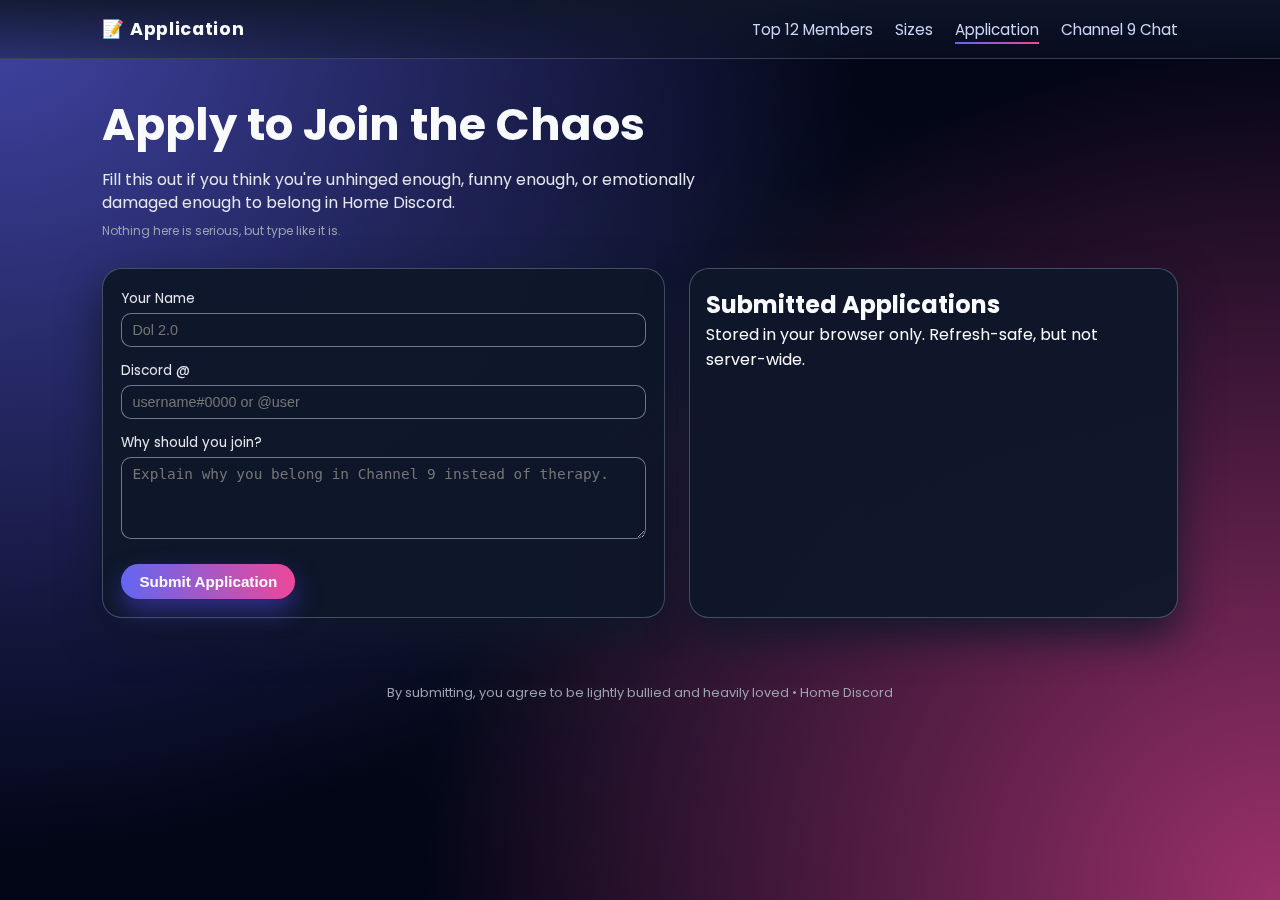
<file: application.html>
<!DOCTYPE html>
<html lang="en">
<head>
    <meta charset="UTF-8" />
    <title>Application • Home Discord</title>
    <meta name="viewport" content="width=device-width, initial-scale=1.0" />
    <link href="https://fonts.googleapis.com/css2?family=Poppins:wght@300;400;600;700&display=swap" rel="stylesheet" />
    <link rel="stylesheet" href="style.css" />
</head>
<body>
<div class="bg-gradient"></div>

<header class="nav">
    <div class="logo">📝 Application</div>
    <nav class="nav-links">
        <a href="top12.html">Top 12 Members</a>
        <a href="sizes.html">Sizes</a>
        <a href="application.html" class="active">Application</a>
        <a href="channel9.html">Channel 9 Chat</a>
    </nav>
</header>

<main class="content">
    <section class="hero">
        <h1>Apply to Join the Chaos</h1>
        <p>
            Fill this out if you think you&apos;re unhinged enough, funny enough, or emotionally damaged enough
            to belong in Home Discord.
        </p>
        <span class="tiny">Nothing here is serious, but type like it is.</span>
    </section>

    <section class="application-section">
        <form id="applicationForm" class="application-form">
            <div class="field">
                <label for="appName">Your Name</label>
                <input type="text" id="appName" name="appName" placeholder="Dol 2.0" required />
            </div>

            <div class="field">
                <label for="appDiscord">Discord @</label>
                <input type="text" id="appDiscord" name="appDiscord" placeholder="username#0000 or @user" required />
            </div>

            <div class="field">
                <label for="appReason">Why should you join?</label>
                <textarea id="appReason" name="appReason" rows="4"
                          placeholder="Explain why you belong in Channel 9 instead of therapy." required></textarea>
            </div>

            <button type="submit" class="submit-btn">Submit Application</button>
        </form>

        <section class="applications-list-section">
            <h2>Submitted Applications</h2>
            <p class="tiny">Stored in your browser only. Refresh-safe, but not server-wide.</p>
            <div id="applicationsList" class="applications-list">
                <!-- JS will inject application cards here -->
            </div>
        </section>
    </section>
</main>

<footer class="footer">
    <p>By submitting, you agree to be lightly bullied and heavily loved • Home Discord</p>
</footer>

<script src="script.js"></script>
</body>
</html>
</file>
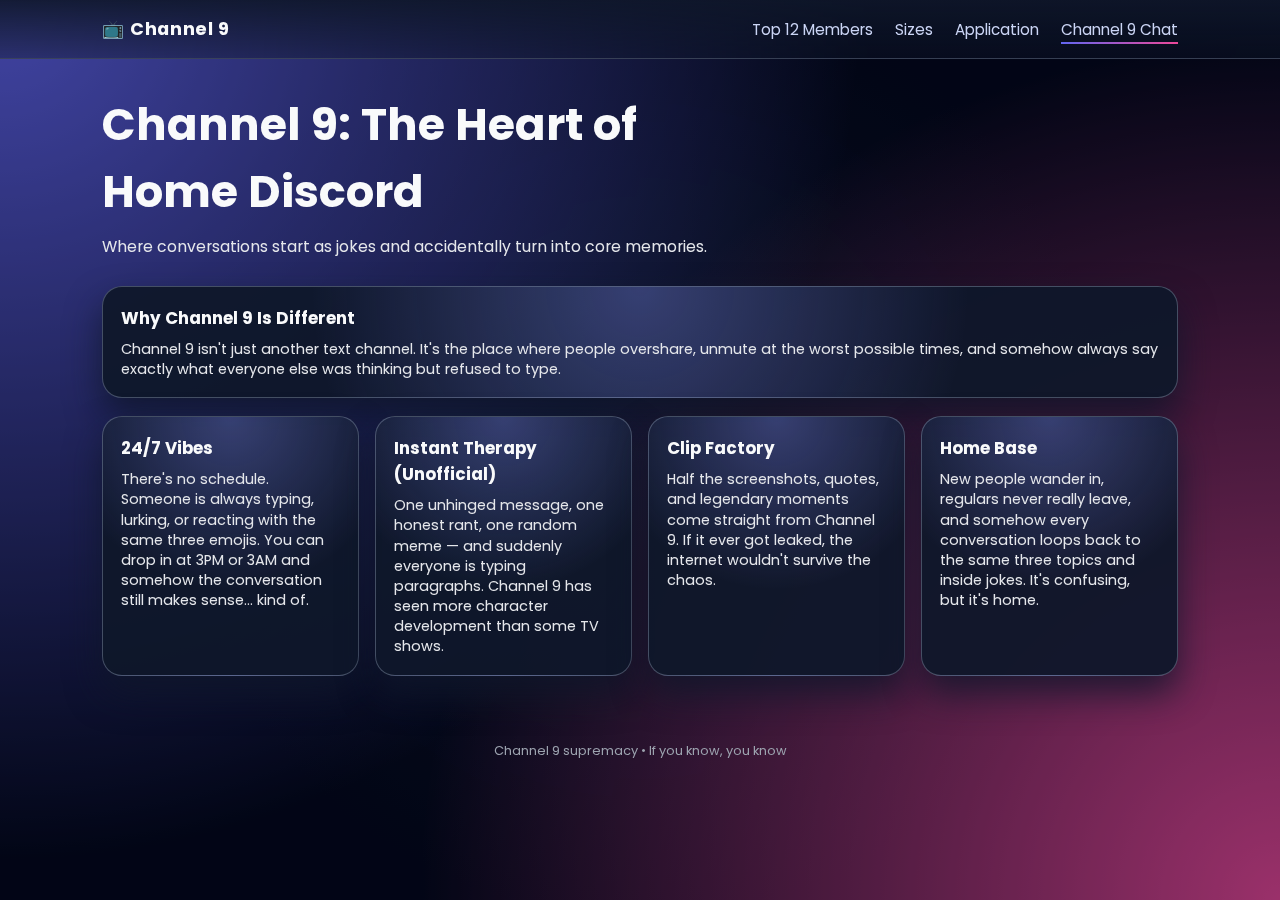
<file: channel9.html>
<!DOCTYPE html>
<html lang="en">
<head>
    <meta charset="UTF-8" />
    <title>Channel 9 Chat</title>
    <meta name="viewport" content="width=device-width, initial-scale=1.0" />
    <link href="https://fonts.googleapis.com/css2?family=Poppins:wght@300;400;600;700&display=swap" rel="stylesheet" />
    <link rel="stylesheet" href="style.css" />
</head>
<body>
<div class="bg-gradient"></div>

<header class="nav">
    <div class="logo">📺 Channel 9</div>
    <nav class="nav-links">
        <a href="top12.html">Top 12 Members</a>
        <a href="sizes.html">Sizes</a>
        <a href="application.html">Application</a>
        <a href="channel9.html" class="active">Channel 9 Chat</a>
    </nav>
</header>

<main class="content">
    <section class="hero">
        <h1>Channel 9: The Heart of Home Discord</h1>
        <p>Where conversations start as jokes and accidentally turn into core memories.</p>
    </section>

    <section class="channel9-section">
        <div class="channel-card">
            <h2>Why Channel 9 Is Different</h2>
            <p>
                Channel 9 isn&apos;t just another text channel. It&apos;s the place where people overshare,
                unmute at the worst possible times, and somehow always say exactly what everyone else
                was thinking but refused to type.
            </p>
        </div>

        <div class="channel-grid">
            <article class="channel-card">
                <h3>24/7 Vibes</h3>
                <p>
                    There&apos;s no schedule. Someone is always typing, lurking, or reacting with the same
                    three emojis. You can drop in at 3PM or 3AM and somehow the conversation still makes sense…
                    kind of.
                </p>
            </article>

            <article class="channel-card">
                <h3>Instant Therapy (Unofficial)</h3>
                <p>
                    One unhinged message, one honest rant, one random meme — and suddenly everyone is
                    typing paragraphs. Channel 9 has seen more character development than some TV shows.
                </p>
            </article>

            <article class="channel-card">
                <h3>Clip Factory</h3>
                <p>
                    Half the screenshots, quotes, and legendary moments come straight from Channel 9.
                    If it ever got leaked, the internet wouldn&apos;t survive the chaos.
                </p>
            </article>

            <article class="channel-card">
                <h3>Home Base</h3>
                <p>
                    New people wander in, regulars never really leave, and somehow every conversation
                    loops back to the same three topics and inside jokes. It&apos;s confusing, but it&apos;s home.
                </p>
            </article>
        </div>
    </section>
</main>

<footer class="footer">
    <p>Channel 9 supremacy • If you know, you know</p>
</footer>

<script src="script.js"></script>
</body>
</html>
</file>
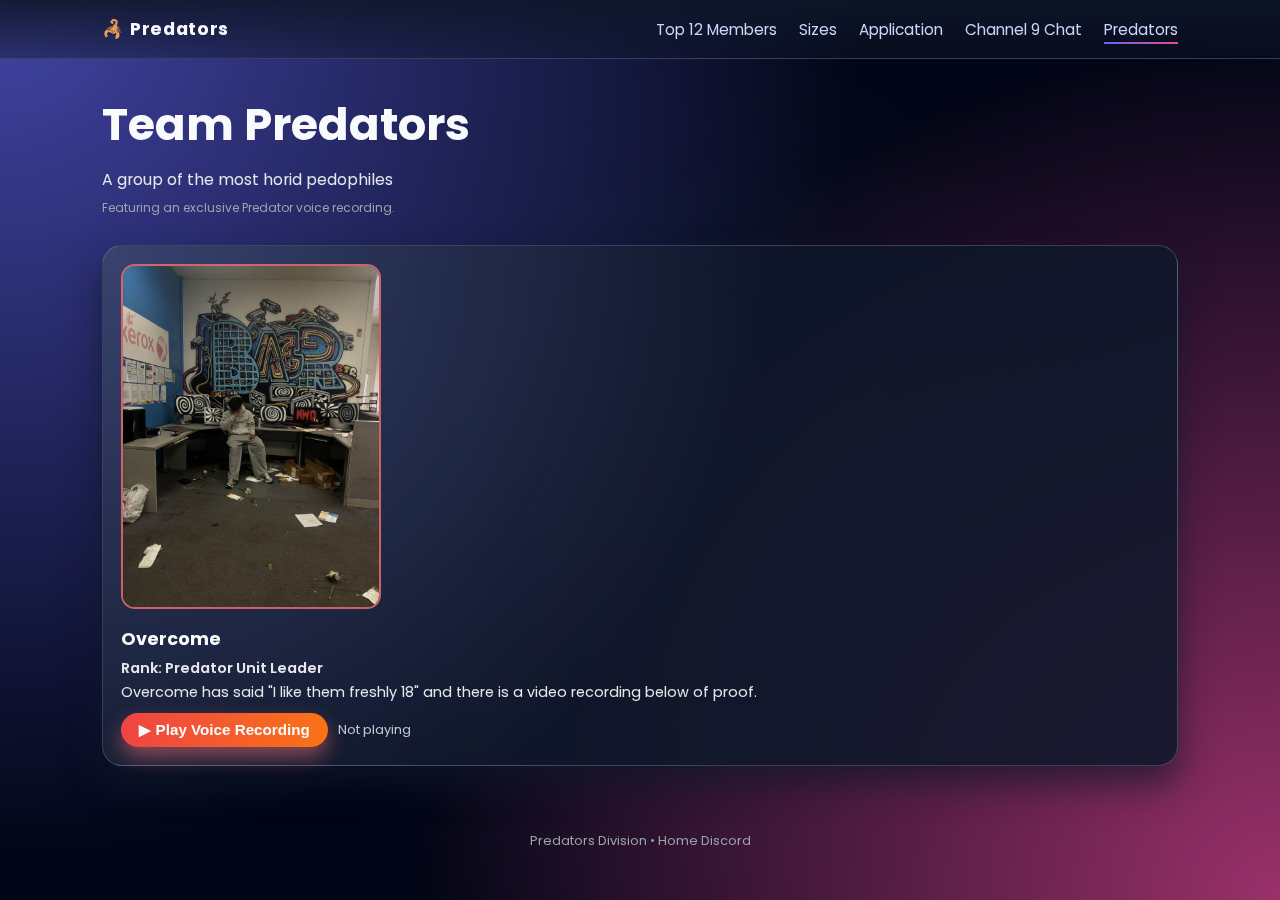
<file: predators.html>
<!DOCTYPE html>
<html lang="en">
<head>
    <meta charset="UTF-8" />
    <title>Predators • Home Discord</title>
    <meta name="viewport" content="width=device-width, initial-scale=1.0" />
    <link href="https://fonts.googleapis.com/css2?family=Poppins:wght@300;400;600;700&display=swap" rel="stylesheet" />
    <link rel="stylesheet" href="style.css" />
    <style>
        .predator-card {
            cursor: default;
        }
        .predator-image {
            width: 260px;
            max-width: 100%;
            border-radius: 14px;
            margin-bottom: 10px;
            border: 2px solid rgba(248,113,113,0.8);
        }
        .audio-wrapper {
            margin-top: 10px;
            display: flex;
            align-items: center;
            gap: 10px;
            flex-wrap: wrap;
        }
        .play-button {
            padding: 8px 18px;
            border-radius: 999px;
            border: none;
            cursor: pointer;
            font-weight: 600;
            font-size: 0.95rem;
            background: linear-gradient(to right, #ef4444, #f97316);
            color: #f9fafb;
            box-shadow: 0 10px 20px rgba(248,113,113,0.5);
        }
        .play-button:hover {
            filter: brightness(1.05);
        }
        .play-status {
            font-size: 0.8rem;
            color: #e5e7eb;
            opacity: 0.85;
        }
        audio#predatorsAudio {
            display: none;
        }
    </style>
</head>
<body>
<div class="bg-gradient"></div>

<header class="nav">
    <div class="logo">🦂 Predators</div>
    <nav class="nav-links">
        <a href="top12.html">Top 12 Members</a>
        <a href="sizes.html">Sizes</a>
        <a href="application.html">Application</a>
        <a href="channel9.html">Channel 9 Chat</a>
        <a href="predators.html" class="active">Predators</a>
    </nav>
</header>

<main class="content">
    <section class="hero">
        <h1>Team Predators</h1>
        <p>A group of the most horid pedophiles</p>
        <span class="tiny">Featuring an exclusive Predator voice recording.</span>
    </section>

    <section class="grid">
        <article class="member-card predator-card">
            <img src="ds.jpg" alt="Overcome" class="predator-image" />
            <h2>Overcome</h2>
            <p class="size-value">Rank: Predator Unit Leader</p>
            <p>Overcome has said "I like them freshly 18" and there is a video recording below of proof.</p>

            <div class="audio-wrapper">
                <button id="playPredator" class="play-button">▶ Play Voice Recording</button>
                <span id="playPredatorStatus" class="play-status">Not playing</span>
            </div>

            <audio id="predatorsAudio">
                <source src="predators-voice.mp3" type="audio/mpeg" />
            </audio>
        </article>
    </section>
</main>

<footer class="footer">
    <p>Predators Division • Home Discord</p>
</footer>

<script>
document.addEventListener('DOMContentLoaded', function () {
    const audio = document.getElementById('predatorsAudio');
    const btn = document.getElementById('playPredator');
    const status = document.getElementById('playPredatorStatus');
    if (!audio || !btn) return;

    let isPlaying = false;

    const setState = (state) => {
        if (state === 'playing') {
            isPlaying = true;
            btn.textContent = '⏸ Pause Voice Recording';
            if (status) status.textContent = 'Playing...';
        } else if (state === 'paused') {
            isPlaying = false;
            btn.textContent = '▶ Play Voice Recording';
            if (status) status.textContent = 'Paused';
        } else if (state === 'ended') {
            isPlaying = false;
            btn.textContent = '▶ Play Voice Recording';
            if (status) status.textContent = 'Finished';
        }
    };

    btn.addEventListener('click', function () {
        if (!isPlaying) {
            audio.play().then(() => {
                setState('playing');
            }).catch((err) => {
                console.log('Could not play audio', err);
                if (status) status.textContent = 'Error playing audio';
            });
        } else {
            audio.pause();
            setState('paused');
        }
    });

    audio.addEventListener('ended', function () {
        setState('ended');
    });
});
</script>

</body>
</html>
</file>
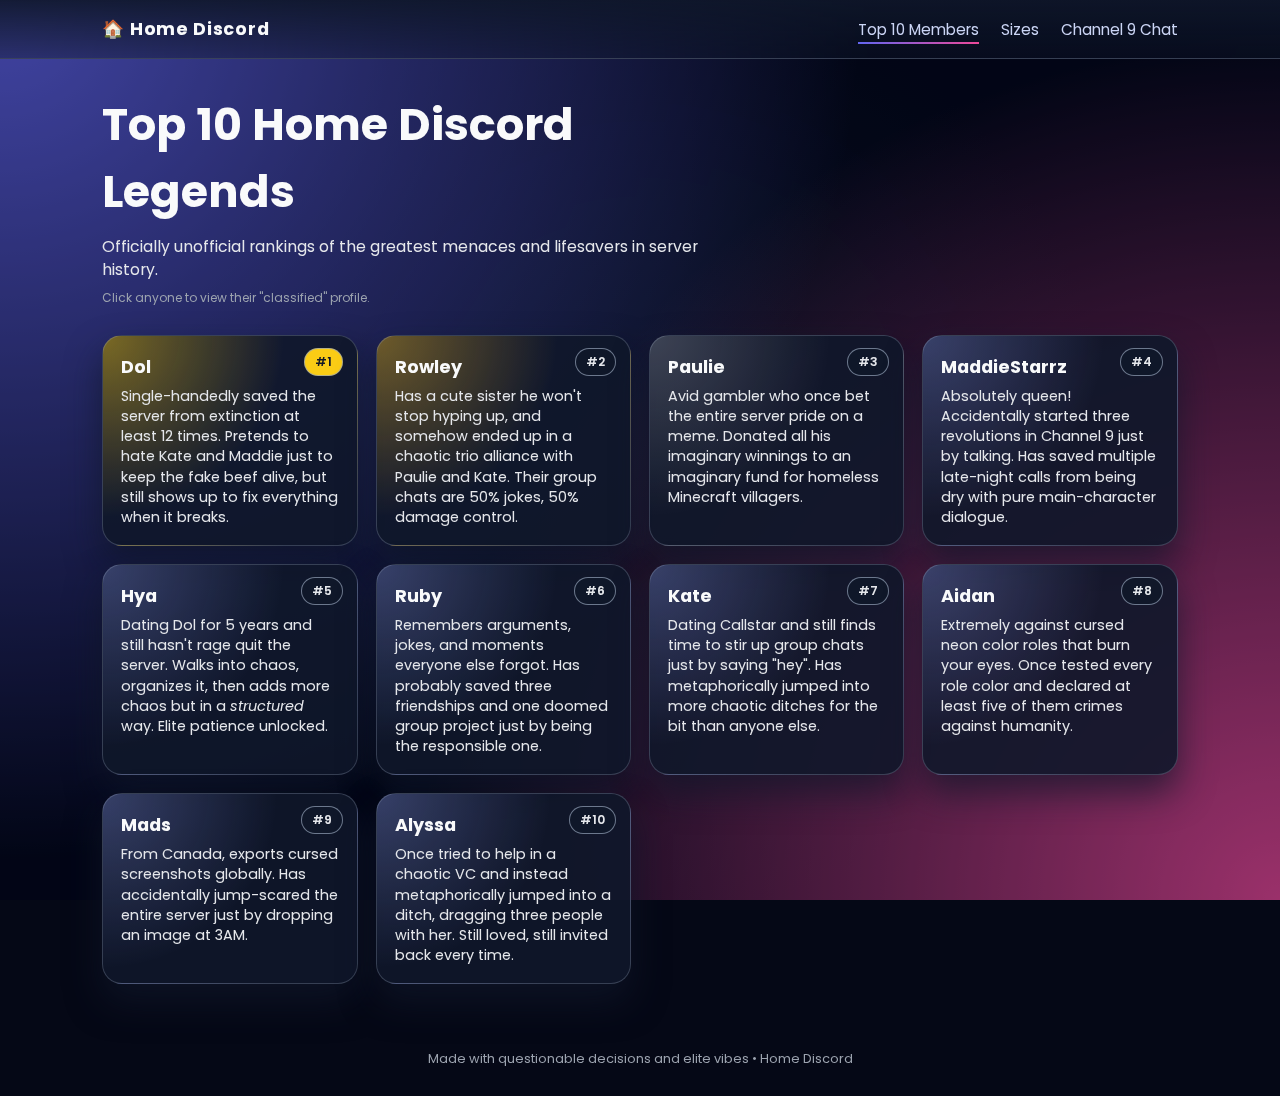
<file: top10.html>
<!DOCTYPE html>
<html lang="en">
<head>
    <meta charset="UTF-8" />
    <title>Home Discord Hall of Fame</title>
    <meta name="viewport" content="width=device-width, initial-scale=1.0" />
    <link href="https://fonts.googleapis.com/css2?family=Poppins:wght@300;400;600;700&display=swap" rel="stylesheet" />
    <link rel="stylesheet" href="style.css" />
</head>
<body>
<div class="bg-gradient"></div>

<header class="nav">
    <div class="logo">🏠 Home Discord</div>
    <nav class="nav-links">
        <a href="top10.html" class="active">Top 10 Members</a>
        <a href="sizes.html">Sizes</a>
        <a href="channel9.html">Channel 9 Chat</a>
    </nav>
</header>

<main class="content">
    <section class="hero">
        <h1>Top 10 Home Discord Legends</h1>
        <p>Officially unofficial rankings of the greatest menaces and lifesavers in server history.</p>
        <span class="tiny">Click anyone to view their &quot;classified&quot; profile.</span>
    </section>

    <section class="grid">
        <!-- 1 Dol -->
        <article class="member-card rank-1 profile-card"
                 data-name="Dol"
                 data-age="21"
                 data-location="Somewhere running the server"
                 data-tagline="Certified server overlord, professional problem starter and solver."
                 data-avatar="https://api.dicebear.com/7.x/thumbs/svg?seed=dol">
            <div class="rank-badge">#1</div>
            <h2>Dol</h2>
            <p>Single-handedly saved the server from extinction at least 12 times. Pretends to hate Kate and
               Maddie just to keep the fake beef alive, but still shows up to fix everything when it breaks.</p>
        </article>

        <!-- 2 Rowley -->
        <article class="member-card rank-2 profile-card"
                 data-name="Rowley"
                 data-age="23"
                 data-location="Australia"
                 data-tagline="Professional vibe curator from the upside-down."
                 data-avatar="https://api.dicebear.com/7.x/thumbs/svg?seed=rowley">
            <div class="rank-badge">#2</div>
            <h2>Rowley</h2>
            <p>Has a cute sister he won&apos;t stop hyping up, and somehow ended up in a chaotic trio alliance
               with Paulie and Kate. Their group chats are 50% jokes, 50% damage control.</p>
        </article>

        <!-- 3 Paulie -->
        <article class="member-card rank-3 profile-card"
                 data-name="Paulie"
                 data-age="23"
                 data-location="At the virtual casino"
                 data-tagline="Avid gambler, full-time risk taker, part-time responsible adult."
                 data-avatar="https://api.dicebear.com/7.x/thumbs/svg?seed=paulie">
            <div class="rank-badge">#3</div>
            <h2>Paulie</h2>
            <p>Avid gambler who once bet the entire server pride on a meme. Donated all his imaginary winnings
               to an imaginary fund for homeless Minecraft villagers.</p>
        </article>

        <!-- 4 MaddieStarrz -->
        <article class="member-card rank-4 profile-card"
                 data-name="MaddieStarrz"
                 data-age="20"
                 data-location="Main character energy, worldwide"
                 data-tagline="Absolutely queen! No further questions."
                 data-avatar="https://api.dicebear.com/7.x/thumbs/svg?seed=maddiestarrz">
            <div class="rank-badge">#4</div>
            <h2>MaddieStarrz</h2>
            <p>Absolutely queen! Accidentally started three revolutions in Channel 9 just by talking. Has
               saved multiple late-night calls from being dry with pure main-character dialogue.</p>
        </article>

        <!-- 5 Hya -->
        <article class="member-card rank-5 profile-card"
                 data-name="Hya"
                 data-age="23"
                 data-location="Locked in Dol&apos;s DMs"
                 data-tagline="Dating Dol for 5 years. Professional co-menace."
                 data-avatar="https://api.dicebear.com/7.x/thumbs/svg?seed=hya">
            <div class="rank-badge">#5</div>
            <h2>Hya</h2>
            <p>Dating Dol for 5 years and still hasn&apos;t rage quit the server. Walks into chaos, organizes it,
               then adds more chaos but in a <em>structured</em> way. Elite patience unlocked.</p>
        </article>

        <!-- 6 Ruby -->
        <article class="member-card rank-6 profile-card"
                 data-name="Ruby"
                 data-age="19"
                 data-location="Secretly monitoring every channel"
                 data-tagline="Knows the entire server lore from day one."
                 data-avatar="https://api.dicebear.com/7.x/thumbs/svg?seed=ruby">
            <div class="rank-badge">#6</div>
            <h2>Ruby</h2>
            <p>Remembers arguments, jokes, and moments everyone else forgot. Has probably saved three friendships
               and one doomed group project just by being the responsible one.</p>
        </article>

        <!-- 7 Kate -->
        <article class="member-card rank-7 profile-card"
                 data-name="Kate"
                 data-age="12"
                 data-location="Typing too fast somewhere"
                 data-tagline="Dating Callstar. Chaos in small format."
                 data-avatar="https://api.dicebear.com/7.x/thumbs/svg?seed=kate">
            <div class="rank-badge">#7</div>
            <h2>Kate</h2>
            <p>Dating Callstar and still finds time to stir up group chats just by saying &quot;hey&quot;. Has
               metaphorically jumped into more chaotic ditches for the bit than anyone else.</p>
        </article>

        <!-- 8 Aidan -->
        <article class="member-card rank-8 profile-card"
                 data-name="Aidan"
                 data-age="19"
                 data-location="Complaining about color roles"
                 data-tagline="Extremely against cursed neon color roles, not people."
                 data-avatar="https://api.dicebear.com/7.x/thumbs/svg?seed=aidan">
            <div class="rank-badge">#8</div>
            <h2>Aidan</h2>
            <p>Extremely against cursed neon color roles that burn your eyes. Once tested every role color and
               declared at least five of them crimes against humanity.</p>
        </article>

        <!-- 9 Mads -->
        <article class="member-card rank-9 profile-card"
                 data-name="Mads"
                 data-age="16"
                 data-location="Canada"
                 data-tagline="Canadian supplier of cursed screenshots."
                 data-avatar="https://api.dicebear.com/7.x/thumbs/svg?seed=mads">
            <div class="rank-badge">#9</div>
            <h2>Mads</h2>
            <p>From Canada, exports cursed screenshots globally. Has accidentally jump-scared the entire server
               just by dropping an image at 3AM.</p>
        </article>

        <!-- 10 Alyssa -->
        <article class="member-card rank-10 profile-card"
                 data-name="Alyssa"
                 data-age="18"
                 data-location="Falling into random ditches"
                 data-tagline="Professional trip-and-fall speedrunner."
                 data-avatar="https://api.dicebear.com/7.x/thumbs/svg?seed=alyssa">
            <div class="rank-badge">#10</div>
            <h2>Alyssa</h2>
            <p>Once tried to help in a chaotic VC and instead metaphorically jumped into a ditch, dragging three
               people with her. Still loved, still invited back every time.</p>
        </article>
    </section>
</main>

<!-- Profile modal -->
<div id="profileModal" class="modal hidden">
    <div class="modal-backdrop"></div>
    <div class="modal-content">
        <button class="modal-close" aria-label="Close profile">&times;</button>
        <img id="modalAvatar" class="modal-avatar" alt="Profile picture" />
        <h2 id="modalName"></h2>
        <p class="modal-meta"><span id="modalAge"></span> • <span id="modalLocation"></span></p>
        <p id="modalTagline" class="modal-tagline"></p>
    </div>
</div>

<footer class="footer">
    <p>Made with questionable decisions and elite vibes • Home Discord</p>
</footer>

<script src="script.js"></script>
</body>
</html>
</file>
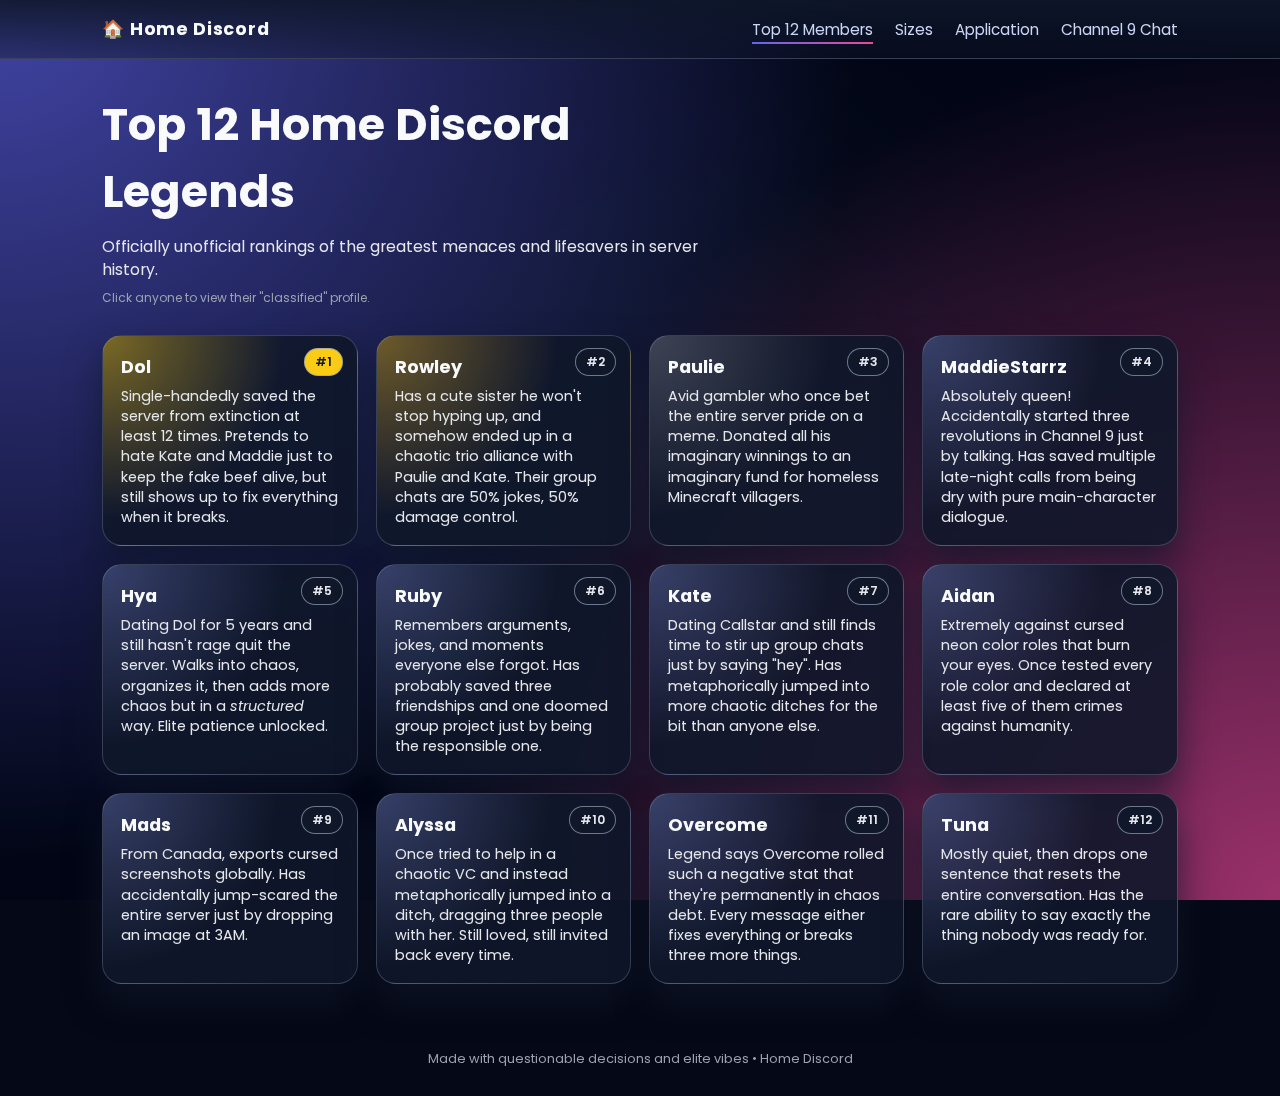
<file: top12.html>
<!DOCTYPE html>
<html lang="en">
<head>
    <meta charset="UTF-8" />
    <title>Home Discord Hall of Fame</title>
    <meta name="viewport" content="width=device-width, initial-scale=1.0" />
    <link href="https://fonts.googleapis.com/css2?family=Poppins:wght@300;400;600;700&display=swap" rel="stylesheet" />
    <link rel="stylesheet" href="style.css" />
</head>
<body>
<div class="bg-gradient"></div>

<header class="nav">
    <div class="logo">🏠 Home Discord</div>
    <nav class="nav-links">
        <a href="top12.html" class="active">Top 12 Members</a>
        <a href="sizes.html">Sizes</a>
        <a href="application.html">Application</a>
        <a href="channel9.html">Channel 9 Chat</a>
    </nav>
</header>

<main class="content">
    <section class="hero">
        <h1>Top 12 Home Discord Legends</h1>
        <p>Officially unofficial rankings of the greatest menaces and lifesavers in server history.</p>
        <span class="tiny">Click anyone to view their &quot;classified&quot; profile.</span>
    </section>

    <section class="grid">
        <!-- 1 Dol -->
        <article class="member-card rank-1 profile-card"
                 data-name="Dol"
                 data-age="22"
                 data-location="Hate's woman"
                 data-tagline="Gets pegged"
                 data-avatar="https://api.dicebear.com/7.x/thumbs/svg?seed=dol">
            <div class="rank-badge">#1</div>
            <h2>Dol</h2>
            <p>Single-handedly saved the server from extinction at least 12 times. Pretends to hate Kate and
               Maddie just to keep the fake beef alive, but still shows up to fix everything when it breaks.</p>
        </article>

        <!-- 2 Rowley -->
        <article class="member-card rank-2 profile-card"
                 data-name="Rowley"
                 data-age="23"
                 data-location="Australia"
                 data-tagline="Hates all races, Hot Sister, And wants to fuck paulies sister."
                 data-avatar="https://api.dicebear.com/7.x/thumbs/svg?seed=rowley">
            <div class="rank-badge">#2</div>
            <h2>Rowley</h2>
            <p>Has a cute sister he won&apos;t stop hyping up, and somehow ended up in a chaotic trio alliance
               with Paulie and Kate. Their group chats are 50% jokes, 50% damage control.</p>
        </article>

        <!-- 3 Paulie -->
        <article class="member-card rank-3 profile-card"
                 data-name="Paulie"
                 data-age="23"
                 data-location="At the virtual casino"
                 data-tagline="Avid gambler, full-time risk taker, part-time responsible adult."
                 data-avatar="https://api.dicebear.com/7.x/thumbs/svg?seed=paulie">
            <div class="rank-badge">#3</div>
            <h2>Paulie</h2>
            <p>Avid gambler who once bet the entire server pride on a meme. Donated all his imaginary winnings
               to an imaginary fund for homeless Minecraft villagers.</p>
        </article>

        <!-- 4 MaddieStarrz -->
        <article class="member-card rank-4 profile-card"
                 data-name="MaddieStarrz"
                 data-age="20"
                 data-location="Main character energy, worldwide"
                 data-tagline="Absolutely queen! No further questions."
                 data-avatar="https://api.dicebear.com/7.x/thumbs/svg?seed=maddiestarrz">
            <div class="rank-badge">#4</div>
            <h2>MaddieStarrz</h2>
            <p>Absolutely queen! Accidentally started three revolutions in Channel 9 just by talking. Has
               saved multiple late-night calls from being dry with pure main-character dialogue.</p>
        </article>

        <!-- 5 Hya -->
        <article class="member-card rank-5 profile-card"
                 data-name="Hya"
                 data-age="23"
                 data-location="Locked in Dol&apos;s DMs"
                 data-tagline="Dating Dol for 5 years. Professional co-menace."
                 data-avatar="https://api.dicebear.com/7.x/thumbs/svg?seed=hya">
            <div class="rank-badge">#5</div>
            <h2>Hya</h2>
            <p>Dating Dol for 5 years and still hasn&apos;t rage quit the server. Walks into chaos, organizes it,
               then adds more chaos but in a <em>structured</em> way. Elite patience unlocked.</p>
        </article>

        <!-- 6 Ruby -->
        <article class="member-card rank-6 profile-card"
                 data-name="Ruby"
                 data-age="19"
                 data-location="Secretly monitoring every channel"
                 data-tagline="Knows the entire server lore from day one."
                 data-avatar="https://api.dicebear.com/7.x/thumbs/svg?seed=ruby">
            <div class="rank-badge">#6</div>
            <h2>Ruby</h2>
            <p>Remembers arguments, jokes, and moments everyone else forgot. Has probably saved three friendships
               and one doomed group project just by being the responsible one.</p>
        </article>

        <!-- 7 Kate -->
        <article class="member-card rank-7 profile-card"
                 data-name="Kate"
                 data-age="12"
                 data-location="Typing too fast somewhere"
                 data-tagline="Dating Callstar. Hates Black People!"
                 data-avatar="https://api.dicebear.com/7.x/thumbs/svg?seed=kate">
            <div class="rank-badge">#7</div>
            <h2>Kate</h2>
            <p>Dating Callstar and still finds time to stir up group chats just by saying &quot;hey&quot;. Has
               metaphorically jumped into more chaotic ditches for the bit than anyone else.</p>
        </article>

        <!-- 8 Aidan -->
        <article class="member-card rank-8 profile-card"
                 data-name="Aidan"
                 data-age="19"
                 data-location="Hates all races and is jewish"
                 data-tagline="Extremely Racist"
                 data-avatar="https://api.dicebear.com/7.x/thumbs/svg?seed=aidan">
            <div class="rank-badge">#8</div>
            <h2>Aidan</h2>
            <p>Extremely against cursed neon color roles that burn your eyes. Once tested every role color and
               declared at least five of them crimes against humanity.</p>
        </article>

        <!-- 9 Mads -->
        <article class="member-card rank-9 profile-card"
                 data-name="Mads"
                 data-age="16"
                 data-location="Canada"
                 data-tagline="Gets fucked in coffee shops everyday and is black irl"
                 data-avatar="https://api.dicebear.com/7.x/thumbs/svg?seed=mads">
            <div class="rank-badge">#9</div>
            <h2>Mads</h2>
            <p>From Canada, exports cursed screenshots globally. Has accidentally jump-scared the entire server
               just by dropping an image at 3AM.</p>
        </article>

        <!-- 10 Alyssa -->
        <article class="member-card rank-10 profile-card"
                 data-name="Alyssa"
                 data-age="18"
                 data-location="New member but shit at mc"
                 data-tagline="Professional trip-and-fall speedrunner."
                 data-avatar="https://api.dicebear.com/7.x/thumbs/svg?seed=alyssa">
            <div class="rank-badge">#10</div>
            <h2>Alyssa</h2>
            <p>Once tried to help in a chaotic VC and instead metaphorically jumped into a ditch, dragging three
               people with her. Still loved, still invited back every time.</p>
        </article>

        <!-- 11 Overcome -->
        <article class="member-card rank-11 profile-card"
                 data-name="Overcome"
                 data-age="20"
                 data-location="Gets no huzz"
                 data-tagline="Smells like shit"
                 data-avatar="https://api.dicebear.com/7.x/thumbs/svg?seed=overcome">
            <div class="rank-badge">#11</div>
            <h2>Overcome</h2>
            <p>Legend says Overcome rolled such a negative stat that they&apos;re permanently in chaos debt.
               Every message either fixes everything or breaks three more things.</p>
        </article>

        <!-- 12 Tuna -->
        <article class="member-card rank-12 profile-card"
                 data-name="Tuna"
                 data-age="19"
                 data-location="Age Player"
                 data-tagline="Larping as a 9 year old usually"
                 data-avatar="https://api.dicebear.com/7.x/thumbs/svg?seed=tuna">
            <div class="rank-badge">#12</div>
            <h2>Tuna</h2>
            <p>Mostly quiet, then drops one sentence that resets the entire conversation. Has the rare ability
               to say exactly the thing nobody was ready for.</p>
        </article>
    </section>
</main>

<!-- Profile modal -->
<div id="profileModal" class="modal hidden">
    <div class="modal-backdrop"></div>
    <div class="modal-content">
        <button class="modal-close" aria-label="Close profile">&times;</button>
        <img id="modalAvatar" class="modal-avatar" alt="Profile picture" />
        <h2 id="modalName"></h2>
        <p class="modal-meta"><span id="modalAge"></span> • <span id="modalLocation"></span></p>
        <p id="modalTagline" class="modal-tagline"></p>
    </div>
</div>

<footer class="footer">
    <p>Made with questionable decisions and elite vibes • Home Discord</p>
</footer>

<script src="script.js"></script>
</body>
</html>
</file>
<file: style.css>
* {
    box-sizing: border-box;
    margin: 0;
    padding: 0;
}

body {
    font-family: 'Poppins', system-ui, -apple-system, BlinkMacSystemFont, sans-serif;
    background: #050816;
    color: #f9fafb;
    min-height: 100vh;
    position: relative;
    overflow-x: hidden;
}

/* Entrance page background */
.entrance-body {
    background: #020617;
    color: #f9fafb;
}

.carti-bg {
    position: fixed;
    inset: 0;
    display: grid;
    grid-template-columns: repeat(5, 1fr);
    grid-template-rows: repeat(2, 1fr);
    z-index: -2;
    filter: grayscale(0.2);
}

.carti-tile {
    /* Replace this URL with any Playboi Carti wallpaper/image URL you download or host yourself */
    background-image: url('https://images.pexels.com/photos/164745/pexels-photo-164745.jpeg?auto=compress&cs=tinysrgb&w=800');
    background-size: cover;
    background-position: center;
    opacity: 0.7;
}

.overlay-gradient {
    position: fixed;
    inset: 0;
    background: radial-gradient(circle at top, rgba(15,23,42,0.1), rgba(15,23,42,0.95)),
                linear-gradient(to bottom right, rgba(30,64,175,0.5), rgba(236,72,153,0.4));
    z-index: -1;
}

.entrance-main {
    min-height: 100vh;
    display: flex;
    align-items: center;
    justify-content: center;
    padding: 24px;
}

.entrance-card {
    max-width: 520px;
    width: 100%;
    background: rgba(15,23,42,0.9);
    border-radius: 24px;
    padding: 28px 24px 24px;
    border: 1px solid rgba(148,163,184,0.5);
    box-shadow: 0 24px 60px rgba(15,23,42,0.9);
    text-align: center;
}

.entrance-card h1 {
    font-size: clamp(1.9rem, 4vw, 2.4rem);
    margin-bottom: 10px;
}

.entrance-card p {
    font-size: 0.95rem;
    color: #e5e7eb;
    margin-bottom: 14px;
}

.entrance-note {
    font-size: 0.8rem;
    color: #9ca3af;
}

#infoButton {
    margin-top: 6px;
    margin-bottom: 10px;
    padding: 10px 22px;
    border-radius: 999px;
    border: none;
    cursor: pointer;
    font-weight: 600;
    font-size: 0.98rem;
    background: linear-gradient(to right, #6366f1, #ec4899);
    color: #f9fafb;
    box-shadow: 0 12px 25px rgba(79,70,229,0.5);
    transition: transform 0.12s ease-out, box-shadow 0.12s ease-out, filter 0.12s ease-out;
}

#infoButton:hover {
    transform: translateY(-1px);
    box-shadow: 0 18px 35px rgba(79,70,229,0.7);
    filter: brightness(1.05);
}

.enter-section {
    margin-top: 12px;
}

.enter-text {
    font-size: 0.86rem;
    color: #a5b4fc;
    margin-bottom: 6px;
}

.enter-link {
    display: inline-block;
    margin-top: 4px;
    padding: 8px 18px;
    border-radius: 999px;
    background: rgba(15,23,42,0.9);
    border: 1px solid rgba(129,140,248,0.8);
    color: #e5e7eb;
    font-size: 0.9rem;
    text-decoration: none;
}

.enter-link:hover {
    background: rgba(30,64,175,0.9);
}

.hidden {
    display: none;
}

/* Shared layout for main pages */

.bg-gradient {
    position: fixed;
    inset: 0;
    background: radial-gradient(circle at top left, #6366f1 0, transparent 55%),
                radial-gradient(circle at bottom right, #ec4899 0, transparent 55%),
                radial-gradient(circle at center, rgba(15,23,42,0.9) 0, #020617 60%);
    opacity: 0.65;
    z-index: -1;
}

.nav {
    padding: 16px 8vw;
    display: flex;
    align-items: center;
    justify-content: space-between;
    position: sticky;
    top: 0;
    z-index: 10;
    backdrop-filter: blur(16px);
    background: linear-gradient(to bottom, rgba(15,23,42,0.9), rgba(15,23,42,0.4));
    border-bottom: 1px solid rgba(148,163,184,0.3);
}

.logo {
    font-weight: 700;
    letter-spacing: 0.04em;
    font-size: 1.1rem;
}

.nav-links a {
    margin-left: 18px;
    text-decoration: none;
    color: #cbd5f5;
    font-size: 0.95rem;
    position: relative;
    padding-bottom: 4px;
}

.nav-links a::after {
    content: "";
    position: absolute;
    left: 0;
    bottom: 0;
    width: 0;
    height: 2px;
    background: linear-gradient(to right, #6366f1, #ec4899);
    transition: width 0.2s ease-out;
}

.nav-links a:hover::after,
.nav-links a.active::after {
    width: 100%;
}

.content {
    padding: 32px 8vw 48px;
}

.hero {
    max-width: 640px;
    margin-bottom: 28px;
}

.hero h1 {
    font-size: clamp(2.1rem, 4vw, 2.8rem);
    font-weight: 700;
    margin-bottom: 10px;
}

.hero p {
    color: #e5e7eb;
    font-size: 0.98rem;
}

.hero .tiny {
    display: block;
    margin-top: 8px;
    font-size: 0.75rem;
    color: #9ca3af;
}

.grid {
    display: grid;
    grid-template-columns: repeat(auto-fit, minmax(240px, 1fr));
    gap: 18px;
}

.member-card {
    position: relative;
    padding: 18px 18px 18px 18px;
    border-radius: 20px;
    background: radial-gradient(circle at top left, rgba(148,163,253,0.3), transparent 55%),
                rgba(15,23,42,0.9);
    border: 1px solid rgba(148,163,184,0.3);
    box-shadow: 0 18px 35px rgba(15,23,42,0.7);
    transform: translateY(0);
    transition: transform 0.18s ease-out, box-shadow 0.18s ease-out, border-color 0.18s ease-out, background 0.18s ease-out;
    cursor: pointer;
}

.member-card:hover {
    transform: translateY(-6px);
    box-shadow: 0 24px 45px rgba(15,23,42,0.9);
    border-color: rgba(129,140,248,0.9);
}

.member-card h2 {
    font-size: 1.1rem;
    margin-bottom: 6px;
}

.member-card p {
    font-size: 0.9rem;
    color: #e5e7eb;
    line-height: 1.4;
}

.rank-badge {
    position: absolute;
    top: 12px;
    right: 14px;
    padding: 4px 10px;
    border-radius: 999px;
    font-size: 0.75rem;
    font-weight: 600;
    background: rgba(15,23,42,0.9);
    border: 1px solid rgba(148,163,184,0.7);
    color: #e5e7eb;
}

/* Slight color variations */
.rank-1 {
    background: radial-gradient(circle at top left, rgba(250,204,21,0.45), transparent 55%),
                rgba(15,23,42,0.9);
}
.rank-1 .rank-badge {
    background: #facc15;
    color: #111827;
}

.rank-2 {
    background: radial-gradient(circle at top left, rgba(251,191,36,0.4), transparent 55%),
                rgba(15,23,42,0.9);
}

.rank-3 {
    background: radial-gradient(circle at top left, rgba(248,250,252,0.2), transparent 55%),
                rgba(15,23,42,0.9);
}

.footer {
    text-align: center;
    padding: 18px 8vw 28px;
    font-size: 0.8rem;
    color: #9ca3af;
}

/* Channel 9 page */
.channel9-section {
    margin-top: 10px;
}

.channel-grid {
    margin-top: 18px;
    display: grid;
    grid-template-columns: repeat(auto-fit, minmax(240px, 1fr));
    gap: 16px;
}

.channel-card {
    padding: 18px;
    border-radius: 20px;
    background: radial-gradient(circle at top, rgba(129,140,248,0.35), transparent 60%),
                rgba(15,23,42,0.95);
    border: 1px solid rgba(148,163,184,0.4);
    box-shadow: 0 18px 35px rgba(15,23,42,0.8);
}

.channel-card h2,
.channel-card h3 {
    margin-bottom: 8px;
    font-size: 1.05rem;
}

.channel-card p {
    font-size: 0.9rem;
    color: #e5e7eb;
    line-height: 1.4;
}

/* Sizes page */
.size-card {
    cursor: default;
}

.size-avatar {
    width: 60px;
    height: 60px;
    border-radius: 999px;
    margin-bottom: 8px;
    border: 2px solid rgba(129,140,248,0.9);
    background: #020617;
}

.size-value {
    font-weight: 600;
    margin-bottom: 4px;
}

/* Application page */
.application-section {
    display: grid;
    grid-template-columns: minmax(0, 1.15fr) minmax(0, 1fr);
    gap: 24px;
    margin-top: 10px;
}

.application-form {
    background: rgba(15,23,42,0.96);
    border-radius: 20px;
    padding: 20px 18px 18px;
    border: 1px solid rgba(148,163,184,0.4);
    box-shadow: 0 18px 40px rgba(15,23,42,0.9);
}

.field {
    margin-bottom: 14px;
    text-align: left;
}

.field label {
    display: block;
    font-size: 0.85rem;
    margin-bottom: 4px;
    color: #e5e7eb;
}

.field input,
.field textarea {
    width: 100%;
    padding: 8px 10px;
    border-radius: 10px;
    border: 1px solid rgba(148,163,184,0.7);
    background: rgba(15,23,42,0.95);
    color: #f9fafb;
    font-size: 0.9rem;
    outline: none;
}

.field input:focus,
.field textarea:focus {
    border-color: rgba(129,140,248,0.9);
}

.submit-btn {
    margin-top: 4px;
    padding: 9px 18px;
    border-radius: 999px;
    border: none;
    cursor: pointer;
    font-weight: 600;
    font-size: 0.95rem;
    background: linear-gradient(to right, #6366f1, #ec4899);
    color: #f9fafb;
    box-shadow: 0 12px 25px rgba(79,70,229,0.5);
}

.submit-btn:hover {
    filter: brightness(1.05);
}

.applications-list-section {
    background: rgba(15,23,42,0.96);
    border-radius: 20px;
    padding: 18px 16px 16px;
    border: 1px solid rgba(148,163,184,0.4);
    box-shadow: 0 18px 40px rgba(15,23,42,0.9);
}

.applications-list {
    margin-top: 10px;
    display: flex;
    flex-direction: column;
    gap: 10px;
}

.application-card {
    padding: 10px 10px 9px;
    border-radius: 14px;
    background: radial-gradient(circle at top left, rgba(129,140,248,0.3), transparent 60%),
                rgba(15,23,42,0.96);
    border: 1px solid rgba(148,163,184,0.5);
}

.application-header {
    display: flex;
    justify-content: space-between;
    align-items: baseline;
    margin-bottom: 4px;
}

.application-name {
    font-size: 0.95rem;
    font-weight: 600;
}

.application-discord {
    font-size: 0.8rem;
    color: #a5b4fc;
}

.application-reason {
    font-size: 0.86rem;
    color: #e5e7eb;
}

@media (max-width: 840px) {
    .application-section {
        grid-template-columns: minmax(0, 1fr);
    }
}

@media (max-width: 640px) {
    .nav {
        padding-inline: 5vw;
    }
    .content {
        padding-inline: 5vw;
    }
}

/* Modal styles */
.modal {
    position: fixed;
    inset: 0;
    display: flex;
    align-items: center;
    justify-content: center;
    z-index: 50;
}

.modal-backdrop {
    position: absolute;
    inset: 0;
    background: rgba(15,23,42,0.85);
    backdrop-filter: blur(6px);
}

.modal-content {
    position: relative;
    background: rgba(15,23,42,0.98);
    border-radius: 22px;
    padding: 22px 22px 18px;
    border: 1px solid rgba(148,163,184,0.7);
    box-shadow: 0 28px 70px rgba(15,23,42,1);
    max-width: 360px;
    width: 90%;
    text-align: center;
    z-index: 1;
}

.modal-avatar {
    width: 80px;
    height: 80px;
    border-radius: 999px;
    margin-bottom: 10px;
    border: 2px solid rgba(129,140,248,0.9);
    background: #020617;
}

.modal h2 {
    font-size: 1.3rem;
    margin-bottom: 6px;
}

.modal-meta {
    font-size: 0.9rem;
    color: #a5b4fc;
    margin-bottom: 10px;
}

.modal-tagline {
    font-size: 0.9rem;
    color: #e5e7eb;
}

.modal-close {
    position: absolute;
    top: 10px;
    right: 12px;
    border: none;
    background: transparent;
    color: #e5e7eb;
    font-size: 1.4rem;
    cursor: pointer;
}

.modal.hidden {
    display: none;
}
</file>
